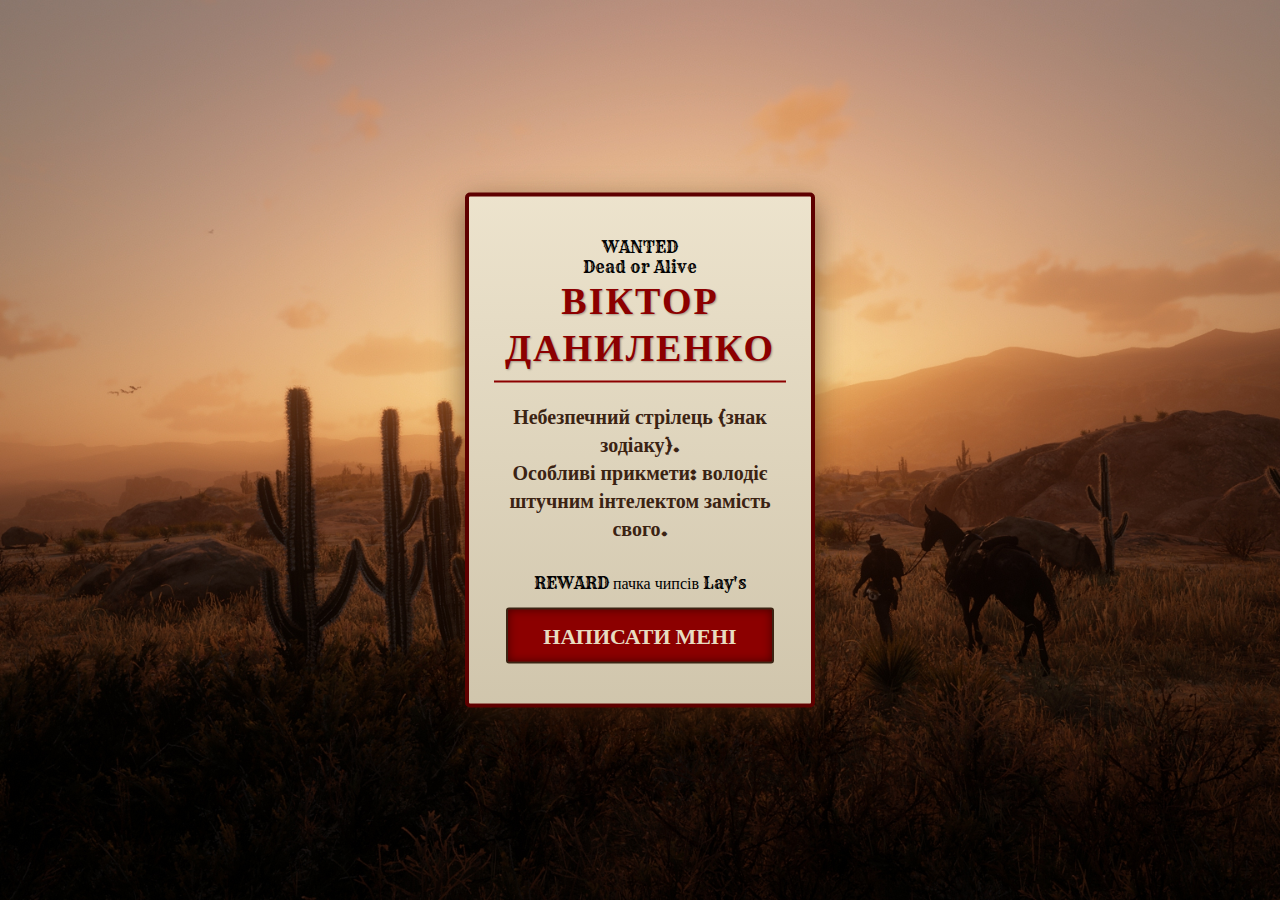
<file: Lab4/index.html>
<!DOCTYPE html>
<html lang="uk">
<head>
    <meta charset="UTF-8">
    <meta name="viewport" content="width=device-width, initial-scale=1.0">
    <title>Лабоарторна робота 4</title>
    
    <link rel="preconnect" href="https://fonts.googleapis.com">
    <link rel="preconnect" href="https://fonts.gstatic.com" crossorigin>
    <link href="https://fonts.googleapis.com/css2?family=Rye&family=Special+Elite&display=swap" rel="stylesheet">

    <link rel="stylesheet" href="style.css">
</head>
<body>

    <div class="card">
        <div class="wanted-title">WANTED</div>
        <div class="dead-or-alive">Dead or Alive</div>

        <h1>Віктор Даниленко</h1>

        <p>
            Небезпечний стрілець (знак зодіаку).<br>
            Особливі прикмети: володіє штучним інтелектом замість свого.
        </p>

        <div class="reward-box">REWARD <span class="amount">пачка чипсів Lay's</span></div>

        <!-- <button class="btn" onclick="alert('Лист відправлено диліжансом!')">Написати мені</button> -->
        <a href="https://github.com/viktorpydev" class="btn" target="_blank">Написати мені</a>
    </div>

</body>
</html>
</file>
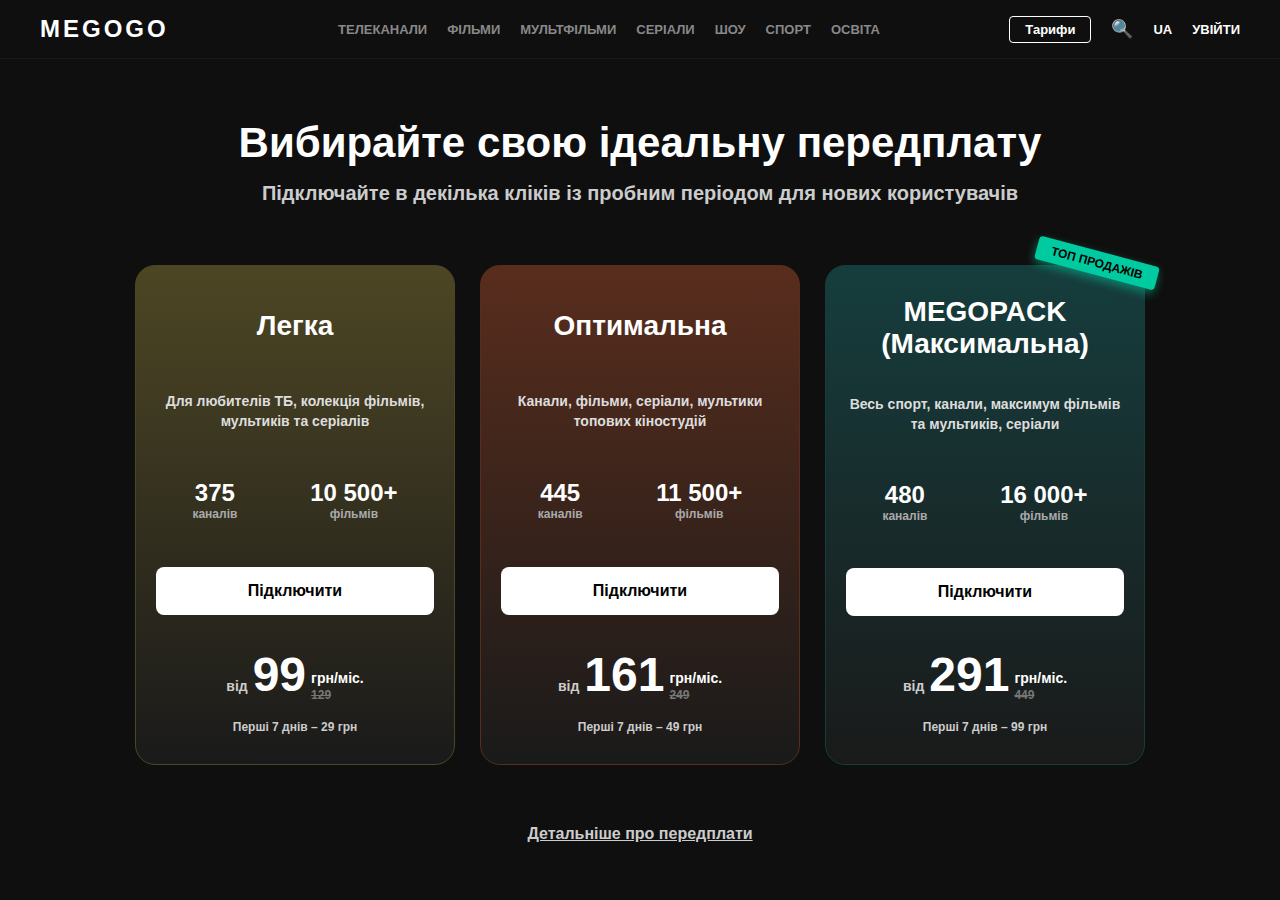
<file: Lab5/index.html>
<!DOCTYPE html>
<html lang="uk">
<head>
    <meta charset="UTF-8">
    <meta name="viewport" content="width=device-width, initial-scale=1.0">
    <title>MEGOGO - Тарифи</title>
    <link rel="stylesheet" href="style.css">
</head>
<body>

    <header>
        <div class="header-container">
            <a href="index.html" class="logo">MEGOGO</a>
            
            <nav>
                <ul class="nav-links">
                    <li class="dropdown">
                        <a href="#">ТЕЛЕКАНАЛИ</a>
                        <div class="dropdown-content">
                            <a href="#">Українські канали</a>
                            <a href="#">Новинні канали</a>
                            <a href="#">Спортивні канали</a>
                            <a href="#">Дитячі канали</a>
                        </div>
                    </li>
                    <li class="dropdown">
                        <a href="#">ФІЛЬМИ</a>
                        <div class="dropdown-content">
                            <a href="#">Бойовики</a>
                            <a href="#">Комедії</a>
                            <a href="#">Драми</a>
                            <a href="#" class="highlight-red">Новинки</a>
                        </div>
                    </li>
                    <li class="dropdown">
                        <a href="#" >МУЛЬТФІЛЬМИ</a>
                        <div class="dropdown-content">
                            <a href="#">Мультфільми Disney</a>
                            <a href="#">Мультсеріали Nickelodeon</a>
                            <a href="#">Українською мовою</a>
                            <a href="#" class="highlight-red">Новинки</a>
                        </div>
                    </li>
                    <li class="dropdown">
                        <a href="#">СЕРІАЛИ</a>
                        <div class="dropdown-content">
                            <a href="#">Українські серіали</a>
                            <a href="#">Зарубіжні серіали</a>
                            <a href="#">Детективи</a>
                            <a href="#" class="highlight-red">Топ серіалів</a>
                        </div>
                    </li>
                    <li class="dropdown">
                        <a href="#">ШОУ</a>
                        <div class="dropdown-content">
                            <a href="#">Розважальні шоу</a>
                            <a href="#">Реаліті-шоу</a>
                            <a href="#">Талант-шоу</a>
                        </div>
                    </li>
                    <li class="dropdown">
                        <a href="#">СПОРТ</a>
                        <div class="dropdown-content">
                            <a href="#">Футбол</a>
                            <a href="#">Баскетбол</a>
                            <a href="#">Бокс</a>
                            <a href="#">UFC</a>
                        </div>
                    </li>
                    <li class="dropdown">
                        <a href="#">ОСВІТА</a>
                        <div class="dropdown-content">
                            <a href="#">Документальні фільми</a>
                            <a href="#">Освітні програми</a>
                            <a href="#">Історія</a>
                        </div>
                    </li>
                </ul>
            </nav>

            <div class="user-actions">
                <a href="#" class="btn-outline">Тарифи</a>
                <a href="#" class="icon-search">🔍</a>
                <span class="lang">UA</span>
                <a href="registration.html" class="login-link">УВІЙТИ</a>
            </div>
        </div>
    </header>

    <main>
        <section class="hero">
            <h1>Вибирайте свою ідеальну передплату</h1>
            <p>Підключайте в декілька кліків із пробним періодом для нових користувачів</p>
        </section>

        <section class="pricing-container">
            
            <article class="card card-light">
                <h2>Легка</h2>
                <p class="description">Для любителів ТБ, колекція фільмів, мультиків та серіалів</p>
                
                <div class="stats">
                    <div>
                        <span class="big-num">375</span>
                        <span class="label">каналів</span>
                    </div>
                    <div>
                        <span class="big-num">10 500+</span>
                        <span class="label">фільмів</span>
                    </div>
                </div>

                <a href="#" class="btn-connect">Підключити</a>

                <div class="price-block">
                    <div class="price">
                        <span class="price-label">від</span>
                        <span class="big-price">99</span>
                        <span class="price-currency">
                            грн/міс.
                            <span class="old-price">129</span>
                        </span>
                    </div>
                    <p class="trial-info">Перші 7 днів – 29 грн</p>
                </div>
            </article>

            <article class="card card-optimal">
                <h2>Оптимальна</h2>
                <p class="description">Канали, фільми, серіали, мультики топових кіностудій</p>
                
                <div class="stats">
                    <div>
                        <span class="big-num">445</span>
                        <span class="label">каналів</span>
                    </div>
                    <div>
                        <span class="big-num">11 500+</span>
                        <span class="label">фільмів</span>
                    </div>
                </div>

                <a href="#" class="btn-connect">Підключити</a>

                <div class="price-block">
                    <div class="price">
                        <span class="price-label">від</span>
                        <span class="big-price">161</span>
                        <span class="price-currency">
                            грн/міс.
                            <span class="old-price">249</span>
                        </span>
                    </div>
                    <p class="trial-info">Перші 7 днів – 49 грн</p>
                </div>
            </article>

            <article class="card card-max">
                <div class="badge">ТОП ПРОДАЖІВ</div>
                <h2>MEGOPACK <br> (Максимальна)</h2>
                <p class="description">Весь спорт, канали, максимум фільмів та мультиків, серіали</p>
                
                <div class="stats">
                    <div>
                        <span class="big-num">480</span>
                        <span class="label">каналів</span>
                    </div>
                    <div>
                        <span class="big-num">16 000+</span>
                        <span class="label">фільмів</span>
                    </div>
                </div>

                <a href="#" class="btn-connect">Підключити</a>

                <div class="price-block">
                    <div class="price">
                        <span class="price-label">від</span>
                        <span class="big-price">291</span>
                        <span class="price-currency">
                            грн/міс.
                            <span class="old-price">449</span>
                        </span>
                    </div>
                    <p class="trial-info">Перші 7 днів – 99 грн</p>
                </div>
            </article>

        </section>

        <div class="bottom-link">
            <a href="#">Детальніше про передплати</a>
        </div>
    </main>

</body>
</html>
</file>
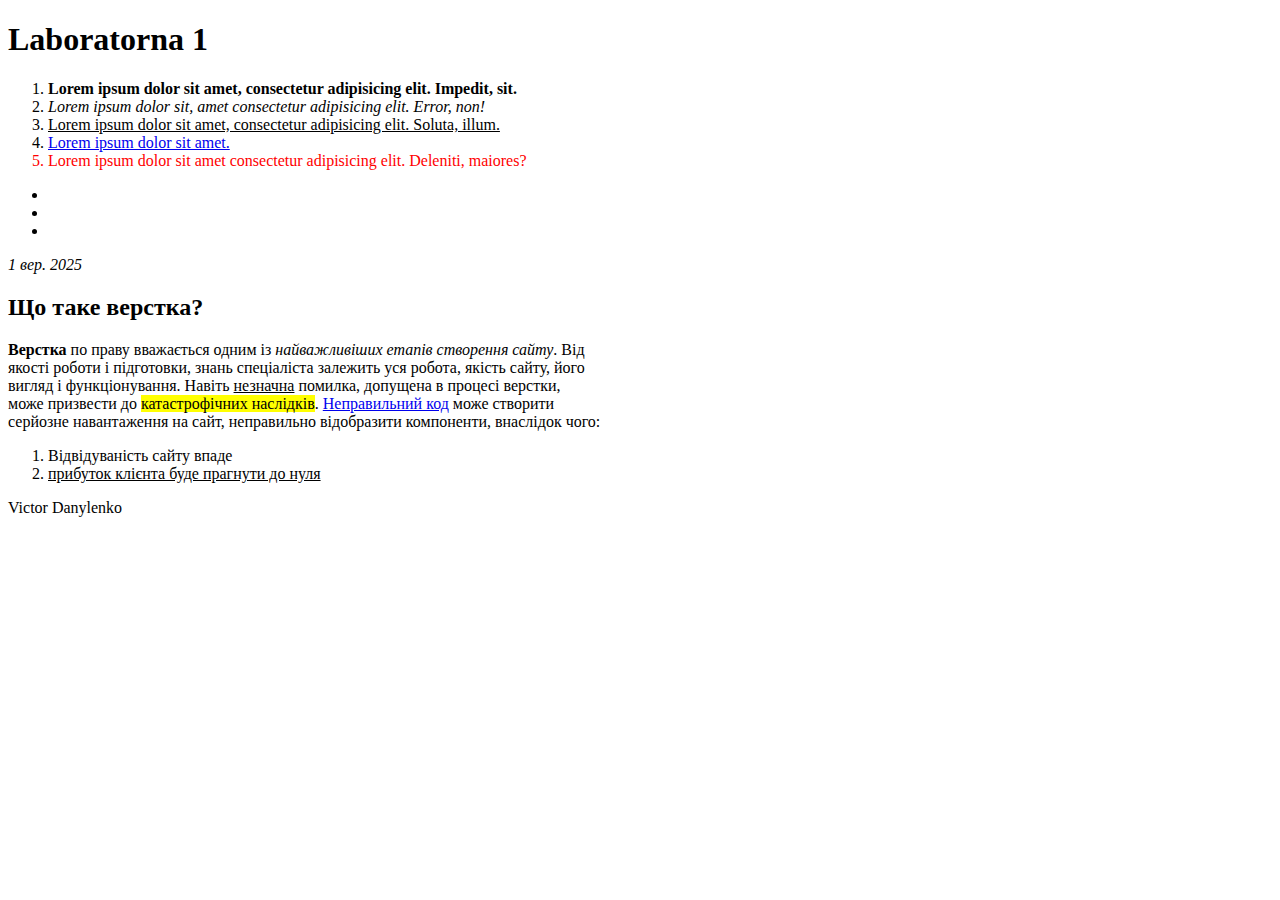
<file: Lab1/lab1.html>
<!DOCTYPE html>
<html lang="uk">
<head>
    <meta charset="UTF-8">
    <meta name="viewport" content="width=device-width, initial-scale=1.0">
    <title>FKISIT</title>
</head>
<body>
    <header>
        <h1>Laboratorna 1</h1>
    </header>

    <main>
        <ol>
            <li><b>Lorem ipsum dolor sit amet, consectetur adipisicing elit. Impedit, sit.</b></li>
            <li><i>Lorem ipsum dolor sit, amet consectetur adipisicing elit. Error, non!</i></li>
            <li><ins>Lorem ipsum dolor sit amet, consectetur adipisicing elit. Soluta, illum.</ins></li>
            <li><a href="https://www.google.com" target="_blank">Lorem ipsum dolor sit amet.</a></li>
            <li style="color: red">Lorem ipsum dolor sit amet consectetur adipisicing elit. Deleniti, maiores?</li>
        </ol>
        <ul>
            <li></li>
            <li></li>
            <li></li>
        </ul>
        <div>
            <p><i>1 вер. 2025</i></p>
            <h2>Що таке верстка?</h2>
            <p><b>Верстка</b> по праву вважається одним із <em>найважливіших етапів створення сайту</em>. Від <br>
                якості роботи і підготовки, знань спеціаліста залежить уся робота, якість сайту, його <br>
                вигляд і функціонування. Hавіть <ins>незначна</ins> помилка, допущена в процесі верстки, <br>
                може призвести до <mark>катастрофічних наслідків</mark>. <a href="www.google.com" target="_blank">Неправильний код</a> може створити <br>
                серйозне навантаження на сайт, неправильно відобразити компоненти, внаслідок чого:
            </p>
            <ol>
                <li>Відвідуваність сайту впаде</li>
                <li><ins>прибуток клієнта буде прагнути до нуля</ins></li>
            </ol> 
        </div>
        
    </main>
    <footer>
        Victor Danylenko
    </footer>
</body>
</html>
</file>
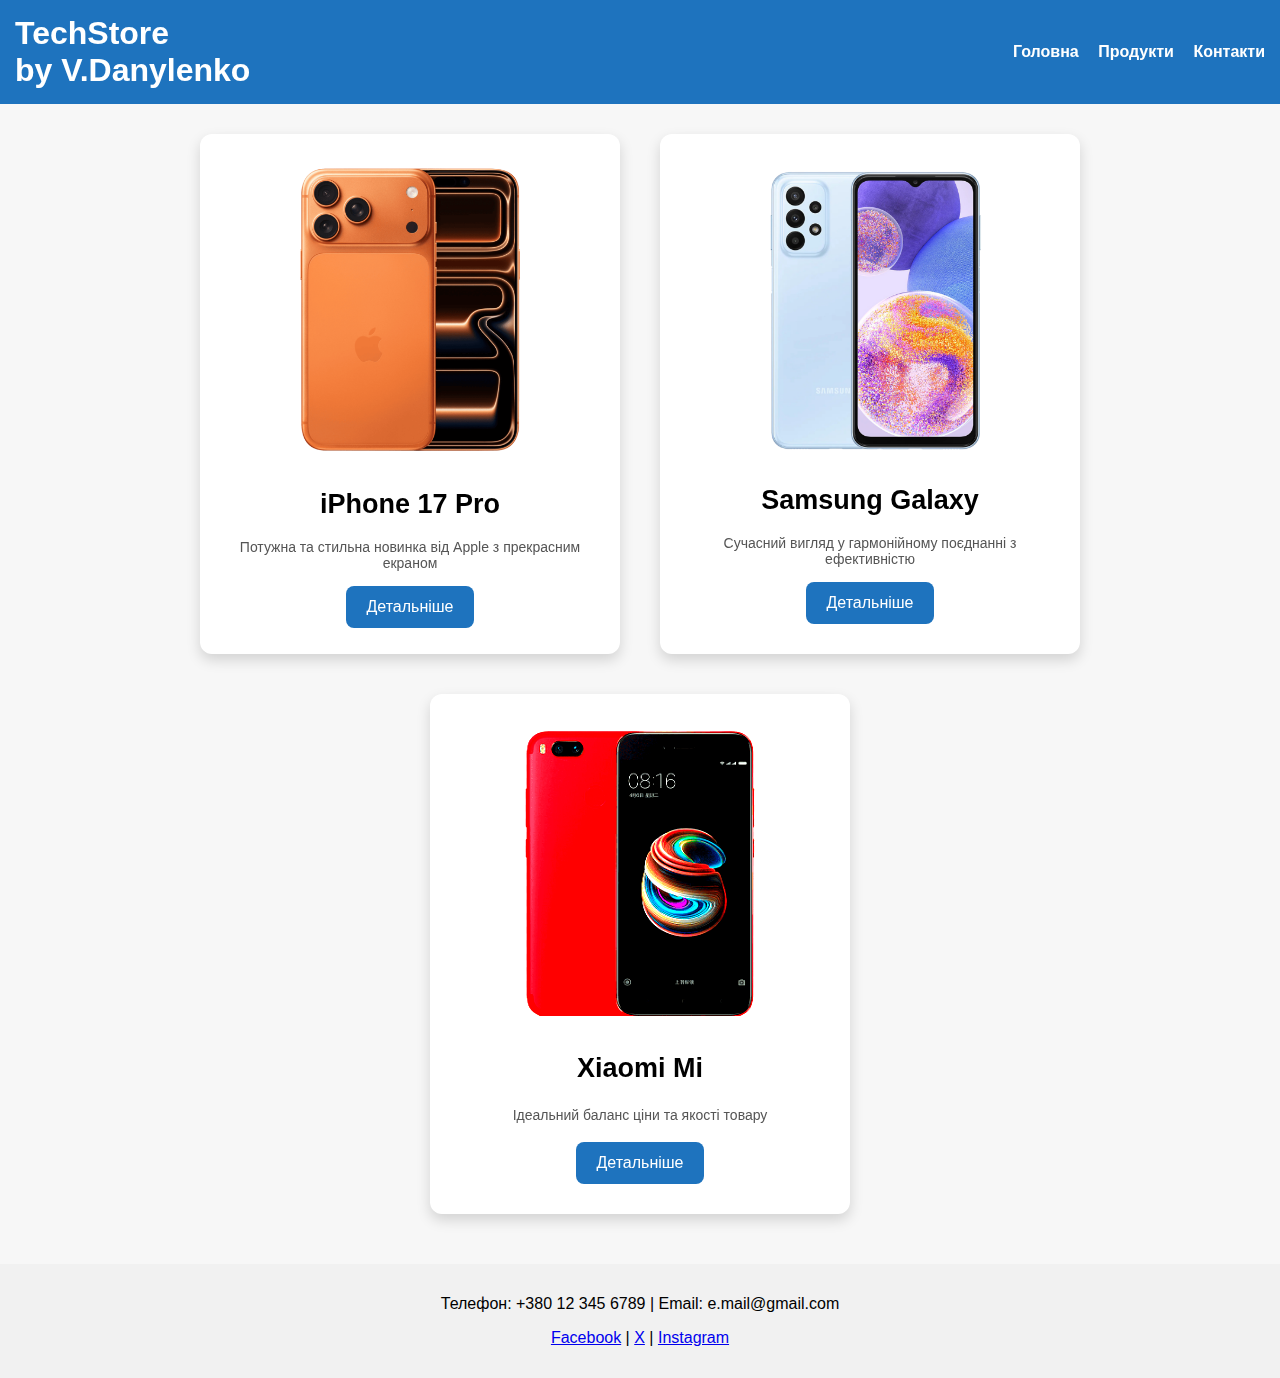
<file: Lab2/lab2.html>
<!DOCTYPE html>
<html lang="en">
<head>
    <meta charset="UTF-8">
    <meta name="viewport" content="width=device-width, initial-scale=1.0">
    <title>TechStore by V.Danylenko</title>
    <link rel="stylesheet" href="style.css">
</head>
<body>
    <header>
        <h1>TechStore <br>
        by V.Danylenko</h1>
        <nav>
        <a href="#">Головна</a>
        <a href="#">Продукти</a>
        <a href="#">Контакти</a>
        </nav>
    </header>
    
<main>
    <div class="products">
      <div class="card" id="iphone">
        <img src="iphone17pro.png" alt="iPhone 17 Pro">
        <h2>iPhone 17 Pro</h2>
        <p>Потужна та стильна новинка від Apple з прекрасним екраном </p>
        <a href="https://www.apple.com/iphone-17-pro/" target="_blank" class="btn">Детальніше</a>
      </div>

      <div class="card" id="samsung">
        <img src="sumsung_galaxy.png" alt="Samsung Galaxy">
        <h2>Samsung Galaxy</h2>
        <p>Сучасний вигляд у гармонійному поєднанні з ефективністю</p>
        <a href="https://samsung.com" target="_blank" class="btn">Детальніше</a>
      </div>

      <div class="card" id="xiaomi">
        <img src="xiaomi.png" alt="Xiaomi Mi">
        <h2>Xiaomi Mi</h2>
        <p>Ідеальний баланс ціни та якості товару</p>
        <a href="https://mi.com" target="_blank" class="btn">Детальніше</a>
      </div>
    </div>
  </main>
    
    <footer>
        <p>Телефон: +380 12 345 6789 | Email: e.mail@gmail.com</p>
        <p> <a href="www.facebook.com">Facebook</a> | <a href="https://www.x.com">X</a> | <a href="https://www.instagram.com">Instagram</a></p>
    </footer>
</body>
</html>
</file>
<file: Lab4/style.css>
* {
    margin: 0;
    padding: 0;
    box-sizing: border-box;
}

body {
    height: 100vh;
    background: url(BG.jpg) no-repeat center center;
    background-color: #794e00;
    background-size: cover;
    overflow: hidden;
    font-family: 'Rye', 'Special Elite', serif; 
}

.card {
    background-color: #e8dcc0;
    background-image: linear-gradient(to bottom, rgba(255,255,255,0.2), rgba(0,0,0,0.1));
    width: 350px;
    padding: 40px 25px;
    border: 4px solid #5e0000;
    border-radius: 5px;
    text-align: center;
    
    box-shadow: 0 10px 30px rgba(60, 30, 10, 0.6);

    position: absolute;
    top: 50%;
    left: 50%;
    transform: translate(-50%, -50%);

    animation: float 5s ease-in-out infinite;
}

.card h1 {
    font-family: 'Rye', serif;
    font-size: 38px;
    color: #8c0000;
    margin-bottom: 5px;
    font-weight: 900; 
    text-transform: uppercase; 
    text-shadow: 1px 1px 2px rgba(0,0,0,0.3);
    letter-spacing: 2px;
    border-bottom: 2px solid #8c0000; 
    padding-bottom: 10px;
    margin-bottom: 20px;
}

.card p {
    font-family: 'Rye', serif;
    color: #3b2313;
    font-size: 20px;
    line-height: 1.4;
    margin-bottom: 30px;
    font-weight: 600;
    text-shadow: none; 
}

.btn {
    display: inline-block;
    text-decoration: none;
    background-color: #8c0000;
    color: #e8dcc0;
    padding: 12px 35px;
    font-family: 'RYe', serif;
    font-size: 22px;
    font-weight: bold;
    border: 2px solid #3b2313; 
    border-radius: 3px;
    cursor: pointer;
    transition: all 0.3s ease;
    text-transform: uppercase;
    box-shadow: inset 0 0 10px rgba(0,0,0,0.5); 
}


.btn:hover {
    background-color: #5e0000;
    color: #ffffff;
    transform: scale(1.05);

    box-shadow: 0 0 20px rgba(140, 0, 0, 0.7);
}

.reward-box {
    padding-bottom: 15px;
}

@keyframes float {
    0% {
        transform: translate(-50%, -50%);
    }
    50% {
        transform: translate(-50%, calc(-50% - 15px));
    }
    100% {
        transform: translate(-50%, -50%);
    }
}
</file>
<file: Lab5/style.css>
* {
    box-sizing: border-box;
    margin: 0;
    padding: 0;
}

body {
    background-color: #0f0f0f;
    color: #ffffff;
    font-family: 'Helvetica Neue', Helvetica, Arial, sans-serif;
    font-weight: 700;
    min-height: 100vh;
    display: flex;
    flex-direction: column;
}

a {
    text-decoration: none;
    color: inherit;
    transition: color 0.3s ease;
}

ul {
    list-style: none;
}

header {
    background-color: #0f0f0f;
    padding: 15px 40px;
    position: sticky;
    top: 0;
    z-index: 1000;
    border-bottom: 1px solid #1a1a1a;
}

.header-container {
    display: flex;
    align-items: center;
    justify-content: space-between;
    max-width: 1400px;
    margin: 0 auto;
}

.logo {
    font-size: 24px;
    font-weight: 900;
    letter-spacing: 3px;
    color: #fff;
    margin-right: 40px;
    text-transform: uppercase;
    transition: transform 0.3s ease;
}

.logo:hover {
    transform: scale(1.05);
}

.nav-links {
    display: flex;
    gap: 20px;
}

.nav-links li {
    position: relative;
}

.nav-links a {
    font-size: 13px;
    font-weight: 700;
    color: #888;
    text-transform: uppercase;
    padding: 10px 0;
    transition: color 0.3s ease;
}

.nav-links a:hover, 
.nav-links a.active-link {
    color: #fff;
}

.dropdown-content {
    display: none;
    position: absolute;
    top: 100%;
    left: 0;
    background-color: #fff;
    min-width: 200px;
    box-shadow: 0 8px 16px rgba(0,0,0,0.3);
    border-radius: 8px;
    padding: 10px 0;
    z-index: 1;
    opacity: 0;
    transform: translateY(-10px);
    transition: opacity 0.3s ease, transform 0.3s ease;
}

.dropdown:hover .dropdown-content {
    display: block;
    opacity: 1;
    transform: translateY(0);
}

.dropdown-content a {
    color: #333;
    padding: 10px 20px;
    display: block;
    text-transform: none;
    font-weight: 500;
    transition: all 0.3s ease;
}

.dropdown-content a:hover {
    color: #ff4b4b;
    transform: translateX(5px);
}

.dropdown-content a.highlight-red {
    color: #333 !important;
}

.dropdown-content a.highlight-red:hover {
    color: #ff4b4b !important;
    transform: translateX(5px);
}

.user-actions {
    display: flex;
    align-items: center;
    gap: 20px;
}

.btn-outline {
    border: 1px solid #fff;
    border-radius: 4px;
    padding: 5px 15px;
    font-size: 13px;
    font-weight: 600;
    transition: all 0.3s ease;
}

.btn-outline:hover {
    background-color: #fff;
    color: #0f0f0f;
    transform: scale(1.05);
}

.icon-search {
    font-size: 18px;
    cursor: pointer;
    transition: transform 0.3s ease;
}

.icon-search:hover {
    transform: scale(1.2);
}

.lang {
    font-size: 13px;
    font-weight: 700;
    cursor: pointer;
    transition: color 0.3s ease;
}

.lang:hover {
    color: #00cba0;
}

.login-link {
    font-size: 13px;
    font-weight: 700;
    transition: color 0.3s ease;
}

.login-link:hover {
    color: #00cba0;
}

.hero {
    text-align: center;
    margin-top: 60px;
    margin-bottom: 40px;
    padding: 0 20px;
}

.hero h1 {
    font-size: 42px;
    margin-bottom: 15px;
    font-weight: 700;
}

.hero p {
    font-size: 20px;
    color: #ccc;
}

.pricing-container {
    display: flex;
    justify-content: center;
    flex-wrap: wrap;
    gap: 25px;
    padding: 20px;
    max-width: 1200px;
    margin: 0 auto;
}

.card {
    width: 320px;
    border-radius: 20px;
    padding: 30px 20px;
    text-align: center;
    position: relative;
    transition: transform 0.4s ease, box-shadow 0.4s ease;
    display: flex;
    flex-direction: column;
    justify-content: space-between;
    min-height: 500px;
}

.card:hover {
    transform: translateY(-15px) scale(1.02);
    box-shadow: 0 15px 40px rgba(0,0,0,0.6);
}

.card-light {
    background: linear-gradient(180deg, #4d4624 0%, #1a1a1a 100%);
    border: 1px solid #4d4624;
}

.card-optimal {
    background: linear-gradient(180deg, #592d1d 0%, #1a1a1a 100%);
    border: 1px solid #592d1d;
}

.card-max {
    background: linear-gradient(180deg, #163d3d 0%, #1a1a1a 100%);
    border: 1px solid #163d3d;
}

.card h2 {
    font-size: 28px;
    margin-bottom: 20px;
    min-height: 60px;
    display: flex;
    align-items: center;
    justify-content: center;
}

.description {
    font-size: 14px;
    line-height: 1.4;
    color: #ddd;
    margin-bottom: 30px;
    min-height: 40px;
}

.stats {
    display: flex;
    justify-content: space-around;
    margin-bottom: 30px;
}

.stats div {
    display: flex;
    flex-direction: column;
}

.big-num {
    font-size: 24px;
    font-weight: 800;
}

.label {
    font-size: 12px;
    color: #aaa;
}

.btn-connect {
    background-color: #fff;
    color: #000;
    padding: 15px 0;
    border-radius: 8px;
    font-weight: 700;
    display: block;
    width: 100%;
    margin-bottom: 20px;
    transition: all 0.3s ease;
    cursor: pointer;
}

.btn-connect:hover {
    background-color: #f0f0f0;
    transform: scale(1.05);
    box-shadow: 0 4px 15px rgba(255,255,255,0.3);
}

.price-block {
    text-align: center;
}

.price {
    font-size: 14px;
    margin-bottom: 0;
    display: flex;
    align-items: baseline;
    justify-content: center;
    gap: 5px;
}

.price-label {
    font-size: 14px;
    color: #ccc;
}

.big-price {
    font-size: 48px;
    font-weight: 700;
    line-height: 1;
}

.price-currency {
    font-size: 14px;
    color: #fff;
    display: flex;
    flex-direction: column;
    align-items: flex-start;
    transform: translateY(-8px);
}

.old-price {
    text-decoration: line-through;
    color: #777;
    font-size: 12px;
    margin-top: 2px;
}

.trial-info {
    font-size: 12px;
    color: #ccc;
    margin-top: 10px;
}

.badge {
    position: absolute;
    top: -15px;
    right: -15px;
    background-color: #00cba0;
    color: #000;
    padding: 5px 15px;
    font-weight: 800;
    font-size: 12px;
    transform: rotate(15deg);
    border-radius: 4px;
    box-shadow: 0 4px 10px rgba(0,203,160,0.5);
    animation: pulse 2s ease-in-out infinite;
}

@keyframes pulse {
    0%, 100% {
        transform: rotate(15deg) scale(1);
    }
    50% {
        transform: rotate(15deg) scale(1.05);
    }
}

.bottom-link {
    text-align: center;
    margin: 40px 0;
}

.bottom-link a {
    text-decoration: underline;
    color: #ccc;
    transition: color 0.3s ease;
}

.bottom-link a:hover {
    color: #fff;
}

.auth-wrapper {
    flex-grow: 1;
    display: flex;
    justify-content: center;
    align-items: center;
    padding: 40px 20px;
    background: linear-gradient(135deg, #0a3a2a, #1a1a1a, #3a1a1a, #1a1a1a, #2a3a0a);
    background-size: 400% 400%;
    animation: gradientShift 15s ease infinite;
    position: relative;
    overflow: hidden;
}

.auth-wrapper::before {
    content: '';
    position: absolute;
    top: -50%;
    left: -50%;
    width: 200%;
    height: 200%;
    background: radial-gradient(circle, rgba(255,107,107,0.1) 0%, transparent 50%);
    animation: rotate 20s linear infinite;
}

.auth-wrapper::after {
    content: '';
    position: absolute;
    bottom: -50%;
    right: -50%;
    width: 200%;
    height: 200%;
    background: radial-gradient(circle, rgba(255,215,0,0.08) 0%, transparent 50%);
    animation: rotate 25s linear infinite reverse;
}

@keyframes gradientShift {
    0% {
        background-position: 0% 50%;
    }
    50% {
        background-position: 100% 50%;
    }
    100% {
        background-position: 0% 50%;
    }
}

@keyframes rotate {
    from {
        transform: rotate(0deg);
    }
    to {
        transform: rotate(360deg);
    }
}

.auth-container {
    background-color: rgba(26, 26, 26, 0.9);
    backdrop-filter: blur(10px);
    padding: 40px;
    border-radius: 10px;
    width: 100%;
    max-width: 400px;
    box-shadow: 0 10px 30px rgba(0,0,0,0.5);
    transition: transform 0.3s ease;
    position: relative;
    z-index: 1;
}

.auth-container:hover {
    transform: translateY(-5px);
}

.auth-container h2 {
    margin-bottom: 20px;
    text-align: center;
}

.form-group {
    margin-bottom: 20px;
}

.form-group label {
    display: block;
    margin-bottom: 8px;
    font-size: 14px;
    color: #ccc;
}

.form-group input {
    width: 100%;
    padding: 12px;
    border-radius: 5px;
    border: 1px solid #333;
    background-color: #2a2a2a;
    color: #fff;
    font-size: 16px;
    transition: border-color 0.3s ease, box-shadow 0.3s ease;
}

.form-group input:focus {
    outline: none;
    border-color: #00cba0;
    box-shadow: 0 0 10px rgba(0,203,160,0.3);
}

.btn-submit {
    width: 100%;
    padding: 12px;
    background: linear-gradient(135deg, #2e6bf1, #1a54d4, #4a7fff, #2e6bf1);
    background-size: 300% 300%;
    color: white;
    border: none;
    border-radius: 5px;
    font-size: 16px;
    cursor: pointer;
    font-weight: bold;
    margin-bottom: 10px;
    transition: all 0.3s ease;
    animation: buttonGradient 3s ease infinite;
    position: relative;
    overflow: hidden;
}

.btn-submit::before {
    content: '';
    position: absolute;
    top: -50%;
    left: -50%;
    width: 200%;
    height: 200%;
    background: radial-gradient(circle, rgba(255,255,255,0.3) 0%, transparent 70%);
    animation: shimmer 2s linear infinite;
    opacity: 0;
    transition: opacity 0.3s;
}

.btn-submit:hover::before {
    opacity: 1;
}

@keyframes buttonGradient {
    0% {
        background-position: 0% 50%;
    }
    50% {
        background-position: 100% 50%;
    }
    100% {
        background-position: 0% 50%;
    }
}

@keyframes shimmer {
    from {
        transform: translate(-50%, -50%) rotate(0deg);
    }
    to {
        transform: translate(-50%, -50%) rotate(360deg);
    }
}

.btn-submit:hover {
    transform: translateY(-2px) scale(1.02);
    box-shadow: 0 8px 20px rgba(46,107,241,0.6);
}

.btn-submit:active {
    transform: translateY(0);
}

.btn-register {
    width: 100%;
    padding: 12px;
    background-color: transparent;
    color: #ccc;
    border: 1px solid #444;
    border-radius: 5px;
    font-size: 16px;
    cursor: pointer;
    transition: all 0.3s ease;
}

.btn-register:hover {
    border-color: #fff;
    color: #fff;
    background-color: rgba(255,255,255,0.05);
}

@media (max-width: 1024px) {
    .nav-links {
        display: none;
    }
    .header-container {
        justify-content: space-between;
    }
}

@media (max-width: 768px) {
    .pricing-container {
        flex-direction: column;
        align-items: center;
    }
    
    .hero h1 {
        font-size: 28px;
    }
    
    .hero p {
        font-size: 16px;
    }

    .card {
        width: 100%;
        max-width: 350px;
    }
    
    header {
        padding: 15px 20px;
    }
}
</file>
<file: Lab2/style.css>
* {
  box-sizing: border-box;
}

html, body {
  font-family: Arial, sans-serif;
  margin: 0;
  padding: 0;
  background: #f7f7f7;
  height: 100%;
  margin: 0;
}

body {
  display: flex;
  flex-direction: column;
}

header {
  background-color: #1e73be;
  color: white;
  padding: 15px;
  display: flex;
  justify-content: space-between;
  align-items: center;
}

header h1 {
  margin: 0;
}

nav a {
  color: white;
  margin-left: 15px;
  text-decoration: none;
  font-weight: bold;
}

nav a:hover {
  text-decoration: underline;
}

main {
     flex: 1;
}

.products {
  display: flex;
  justify-content: center;
  gap: 40px;
  padding: 30px;
display: flex;
  justify-content: center;
  align-items: stretch;  
  gap: 40px;
  padding: 30px;
  flex-wrap: wrap;      
}



  .card {
  background: white;
  padding: 30px;
  border-radius: 12px;
  box-shadow: 0 6px 14px rgba(0,0,0,0.15);
  text-align: center;
  width: 420px;       
  font-size: 18px;    
  transition: transform 0.3s ease, box-shadow 0.3s ease;
  display: flex;
  flex-direction: column;
  justify-content: space-between; 
  align-items: center;
  height: 520px; 
}


.card:hover {
  transform: scale(1.05);
  box-shadow: 0 8px 20px rgba(0,0,0,0.25);
}

.card img {
  width: 100%;
  height: 300px;       
  object-fit: contain;
  border-radius: 10px;
  margin-bottom: 15px;
}


.card h2 {
  margin: 10px 0 5px;
}

.card p {
  color: #555;
  font-size: 14px;
  margin-bottom: 15px;
}

#xiaomi img {
  filter: brightness(1.2) saturate(2) contrast(1.2);
  mix-blend-mode: multiply;
  background-color: transparent;
  width: 100%;
  height: 300px;
  overflow: hidden;
  object-fit: cover;
}

#iphone img {
  padding-bottom: 10px;
    transform: scale(1.08);
}

#samsung img {
  width: 100%;
  height: 300px;
  overflow: hidden;
  object-fit: contain;
  transform: scale(1.08);
}

.btn {
  display: inline-block;
  padding: 12px 20px;
  font-size: 16px;
  background: #1e73be;
  color: white;
  border-radius: 8px;
  text-decoration: none;
  transition: 0.3s;
}


.btn:hover {
  background: #155a91;
}


footer {
  background-color: #f1f1f1;
  color: rgb(0, 0, 0);
  text-align: center;
  margin-top: 20px;
}

footer {
  background-color: #f1f1f1;
  color: rgb(0, 0, 0);
  text-align: center;
  padding: 15px;
  margin-top: 20px;
  width: 100%;
  position: relative;
  left: 0;
}
</file>
